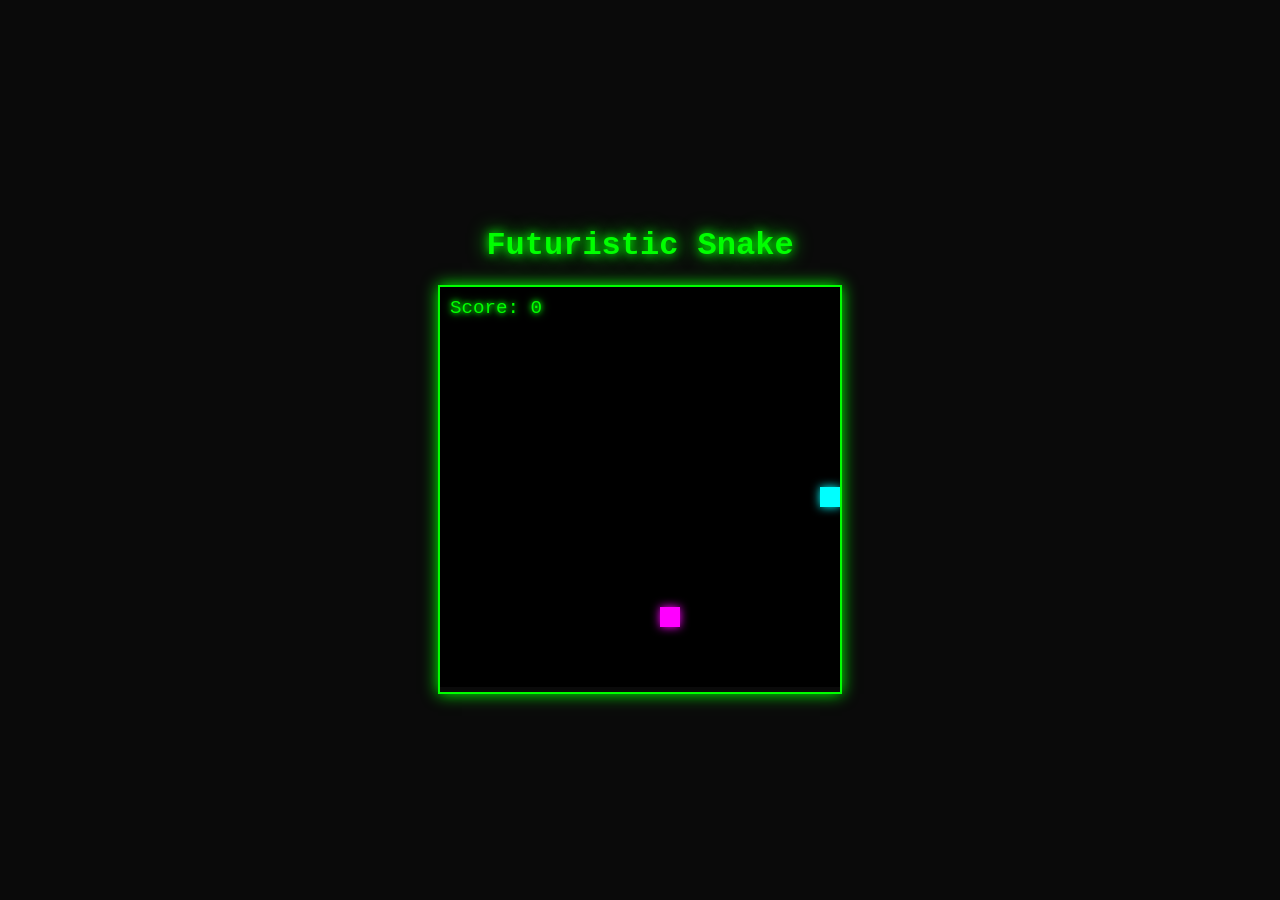
<file: snake/index.html>
<!DOCTYPE html>
<html lang="en">
<head>
    <meta charset="UTF-8">
    <meta name="viewport" content="width=device-width, initial-scale=1.0">
    <title>Futuristic Snake</title>
    <link rel="stylesheet" href="style.css">
</head>
<body>
    <h1>Futuristic Snake</h1>
    <div class="game-container">
        <canvas id="gameCanvas" width="400" height="400"></canvas>
        <div id="score">Score: 0</div>
    </div>
    <div id="gameOver" class="hidden">
        <h2>Game Over</h2>
        <p>Your score: <span id="finalScore"></span></p>
        <button id="restartButton">Restart</button>
    </div>
    <script src="script.js"></script>
</body>
</html>
</file>
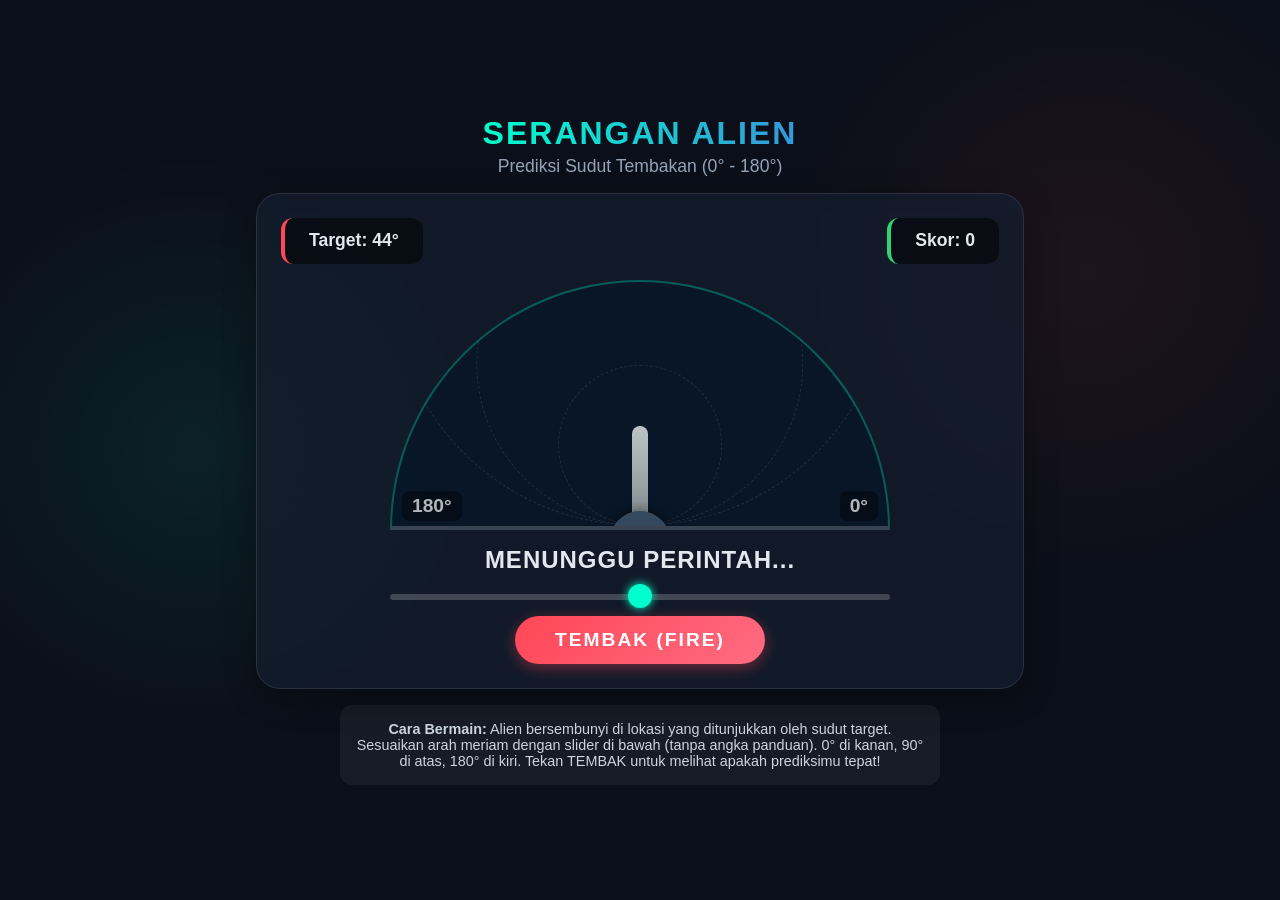
<file: sudut-v2/index.html>
<!DOCTYPE html>
<html lang="id">
<head>
    <meta charset="UTF-8">
    <meta name="viewport" content="width=device-width, initial-scale=1.0">
    <title>Prediksi Sudut: Serangan Alien</title>
    <style>
        :root {
            --bg-color: #0b0f19;
            --panel-bg: rgba(20, 30, 48, 0.7);
            --text-color: #e2e8f0;
            --accent-color: #00ffcc;
            --accent-hover: #00ccaa;
            --danger: #ff4757;
            --success: #2ed573;
        }

        * {
            box-sizing: border-box;
            margin: 0;
            padding: 0;
            font-family: 'Inter', 'Segoe UI', sans-serif;
        }

        body {
            background-color: var(--bg-color);
            background-image: 
                radial-gradient(circle at 15% 50%, rgba(0, 255, 204, 0.08), transparent 25%),
                radial-gradient(circle at 85% 30%, rgba(255, 71, 87, 0.08), transparent 25%);
            color: var(--text-color);
            min-height: 100vh;
            display: flex;
            flex-direction: column;
            align-items: center;
            justify-content: center;
            overflow-x: hidden;
            overflow-y: auto;
            padding: 1rem 0;
        }

        .container {
            width: 100%;
            max-width: 800px;
            padding: 1rem;
            display: flex;
            flex-direction: column;
            align-items: center;
            gap: 1rem;
        }

        header {
            text-align: center;
        }

        h1 {
            font-size: 2rem;
            margin-bottom: 0.2rem;
            background: linear-gradient(90deg, #00ffcc, #3498db);
            -webkit-background-clip: text;
            -webkit-text-fill-color: transparent;
            text-transform: uppercase;
            letter-spacing: 2px;
        }

        p.subtitle {
            color: #94a3b8;
            font-size: 1.1rem;
        }

        .game-panel {
            background: var(--panel-bg);
            border-radius: 24px;
            padding: 1.5rem;
            width: 100%;
            box-shadow: 0 8px 32px rgba(0, 0, 0, 0.3);
            border: 1px solid rgba(255, 255, 255, 0.1);
            backdrop-filter: blur(10px);
            display: flex;
            flex-direction: column;
            align-items: center;
        }

        .hud {
            display: flex;
            justify-content: space-between;
            width: 100%;
            margin-bottom: 1rem;
            font-size: 1.1rem;
            font-weight: bold;
        }

        .target-info {
            background: rgba(0, 0, 0, 0.5);
            padding: 0.8rem 1.5rem;
            border-radius: 12px;
            border-left: 4px solid var(--danger);
            display: flex;
            align-items: center;
            gap: 10px;
        }

        .score-info {
            background: rgba(0, 0, 0, 0.5);
            padding: 0.8rem 1.5rem;
            border-radius: 12px;
            border-left: 4px solid var(--success);
        }

        .radar-container {
            position: relative;
            width: 500px;
            height: 250px; /* Semi-circle */
            background: rgba(0, 20, 40, 0.5);
            border-top-left-radius: 250px;
            border-top-right-radius: 250px;
            border: 2px solid rgba(0, 255, 204, 0.3);
            border-bottom: 4px solid rgba(255, 255, 255, 0.2);
            overflow: hidden;
            margin-bottom: 1rem;
        }

        /* Radar Grid */
        .radar-grid {
            position: absolute;
            bottom: 0;
            left: 50%;
            width: 100%;
            height: 200%;
            transform: translateX(-50%);
            border-radius: 50%;
            border: 1px dashed rgba(255, 255, 255, 0.1);
        }

        .radar-grid:nth-child(2) { width: 66%; height: 133%; }
        .radar-grid:nth-child(3) { width: 33%; height: 66%; }

        .angle-legend {
            position: absolute;
            bottom: 5px;
            font-size: 1.2rem;
            font-weight: bold;
            color: rgba(255, 255, 255, 0.7);
            z-index: 15;
            background: rgba(0, 0, 0, 0.4);
            padding: 4px 10px;
            border-radius: 8px;
            backdrop-filter: blur(4px);
        }
        .legend-0 { right: 10px; }
        .legend-180 { left: 10px; }

        .cannon-base {
            position: absolute;
            bottom: -15px;
            left: 50%;
            transform: translateX(-50%);
            width: 60px;
            height: 30px;
            background: #34495e;
            border-top-left-radius: 30px;
            border-top-right-radius: 30px;
            z-index: 10;
            box-shadow: 0 0 15px rgba(0,0,0,0.5);
        }

        .cannon-barrel {
            position: absolute;
            bottom: 0;
            left: 50%;
            width: 16px;
            height: 100px;
            background: linear-gradient(to top, #7f8c8d, #bdc3c7);
            transform-origin: bottom center;
            transform: translateX(-50%) rotate(0deg);
            transition: transform 0.1s linear;
            border-radius: 8px;
            z-index: 9;
        }

        .laser {
            position: absolute;
            bottom: 0;
            left: 50%;
            width: 4px;
            height: 0;
            background: var(--accent-color);
            box-shadow: 0 0 10px var(--accent-color), 0 0 20px var(--accent-color);
            transform-origin: bottom center;
            transform: translateX(-50%) rotate(0deg);
            z-index: 8;
            opacity: 0;
            transition: height 0.2s ease-out, opacity 0.2s;
        }

        .alien {
            position: absolute;
            font-size: 2.5rem;
            transform: translate(-50%, 50%);
            z-index: 5;
            opacity: 0;
            transition: opacity 0.3s, transform 0.3s cubic-bezier(0.175, 0.885, 0.32, 1.275);
            text-shadow: 0 0 20px rgba(255, 71, 87, 0.8);
            filter: drop-shadow(0 0 10px rgba(255, 0, 0, 0.5));
        }

        .alien.show {
            opacity: 1;
            transform: translate(-50%, 50%) scale(1.2);
        }

        .explosion {
            position: absolute;
            font-size: 3rem;
            transform: translate(-50%, 50%);
            z-index: 6;
            opacity: 0;
            pointer-events: none;
        }

        .explosion.show {
            animation: explode 0.5s ease-out forwards;
        }

        @keyframes explode {
            0% { opacity: 1; transform: translate(-50%, 50%) scale(0.5); }
            50% { opacity: 1; transform: translate(-50%, 50%) scale(1.5); }
            100% { opacity: 0; transform: translate(-50%, 50%) scale(2); }
        }

        .controls {
            width: 100%;
            display: flex;
            flex-direction: column;
            align-items: center;
            gap: 1rem;
        }

        /* Slider */
        input[type=range] {
            -webkit-appearance: none;
            width: 100%;
            max-width: 500px;
            background: transparent;
        }

        input[type=range]::-webkit-slider-thumb {
            -webkit-appearance: none;
            height: 24px;
            width: 24px;
            border-radius: 50%;
            background: var(--accent-color);
            cursor: pointer;
            margin-top: -10px;
            box-shadow: 0 0 10px var(--accent-color);
        }

        input[type=range]::-webkit-slider-runnable-track {
            width: 100%;
            height: 6px;
            cursor: pointer;
            background: rgba(255, 255, 255, 0.2);
            border-radius: 3px;
        }

        input[type=range]:focus {
            outline: none;
        }

        .btn-fire {
            background: linear-gradient(135deg, #ff4757, #ff6b81);
            color: white;
            border: none;
            padding: 0.8rem 2.5rem;
            font-size: 1.2rem;
            font-weight: bold;
            border-radius: 50px;
            cursor: pointer;
            text-transform: uppercase;
            letter-spacing: 2px;
            box-shadow: 0 4px 15px rgba(255, 71, 87, 0.4);
            transition: transform 0.1s, box-shadow 0.1s;
        }

        .btn-fire:active {
            transform: scale(0.95);
            box-shadow: 0 2px 10px rgba(255, 71, 87, 0.4);
        }

        .btn-fire:disabled {
            background: #7f8c8d;
            box-shadow: none;
            cursor: not-allowed;
            transform: none;
        }

        .feedback {
            font-size: 1.5rem;
            font-weight: bold;
            min-height: 2rem;
            text-align: center;
            text-transform: uppercase;
            letter-spacing: 1px;
        }

        .success { color: var(--success); text-shadow: 0 0 10px rgba(46, 213, 115, 0.5); }
        .danger { color: var(--danger); text-shadow: 0 0 10px rgba(255, 71, 87, 0.5); }

        .instructions {
            background: rgba(255, 255, 255, 0.05);
            padding: 1rem;
            border-radius: 12px;
            font-size: 0.9rem;
            color: #cbd5e1;
            text-align: center;
            max-width: 600px;
        }

    </style>
</head>
<body>

    <div class="container">
        <header>
            <h1>Serangan Alien</h1>
            <p class="subtitle">Prediksi Sudut Tembakan (0° - 180°)</p>
        </header>

        <div class="game-panel">
            <div class="hud">
                <div class="target-info">
                    <span id="targetAngleText">Target: ???°</span>
                </div>
                <div class="score-info">
                    Skor: <span id="scoreText">0</span>
                </div>
            </div>

            <div class="radar-container" id="radar">
                <div class="radar-grid"></div>
                <div class="radar-grid"></div>
                <div class="radar-grid"></div>
                
                <!-- Legends -->
                <div class="angle-legend legend-0">0&deg;</div>
                <div class="angle-legend legend-180">180&deg;</div>
                
                <!-- Alien -->
                <div class="alien" id="alien">👾</div>
                <div class="explosion" id="explosion">💥</div>

                <!-- Cannon -->
                <div class="cannon-base"></div>
                <div class="cannon-barrel" id="cannonBarrel"></div>
                <div class="laser" id="laser"></div>
            </div>

            <div class="controls">
                <div class="feedback" id="feedback">Siap menembak!</div>
                
                <!-- Slider without values -->
                <input type="range" id="angleSlider" min="0" max="180" value="90">
                
                <button class="btn-fire" id="fireBtn">Tembak (FIRE)</button>
            </div>
        </div>

        <div class="instructions">
            <strong>Cara Bermain:</strong> Alien bersembunyi di lokasi yang ditunjukkan oleh sudut target. Sesuaikan arah meriam dengan slider di bawah (tanpa angka panduan). 0° di kanan, 90° di atas, 180° di kiri. Tekan TEMBAK untuk melihat apakah prediksimu tepat!
        </div>
    </div>

    <script>
        const targetAngleText = document.getElementById('targetAngleText');
        const scoreText = document.getElementById('scoreText');
        const cannonBarrel = document.getElementById('cannonBarrel');
        const laser = document.getElementById('laser');
        const angleSlider = document.getElementById('angleSlider');
        const fireBtn = document.getElementById('fireBtn');
        const alien = document.getElementById('alien');
        const explosion = document.getElementById('explosion');
        const feedback = document.getElementById('feedback');
        const radar = document.getElementById('radar');

        let currentTargetAngle = 0;
        let score = 0;
        let isFiring = false;
        const TOLERANCE = 5; // Allowable error in degrees
        const RADIUS = 200; // Distance of alien from center bottom

        // Aliens emoji list
        const aliens = ['👾', '👽', '🛸', '☄️'];

        function initRound() {
            // Generate random angle between 10 and 170 to avoid extreme edges
            currentTargetAngle = Math.floor(Math.random() * 161) + 10;
            targetAngleText.textContent = `Target: ${currentTargetAngle}°`;
            
            // Hide alien
            alien.classList.remove('show');
            alien.style.opacity = '';
            
            // Reset feedback
            feedback.textContent = "Menunggu perintah...";
            feedback.className = "feedback";
            
            // Pick random alien icon
            alien.textContent = aliens[Math.floor(Math.random() * aliens.length)];
            
            isFiring = false;
            fireBtn.disabled = false;
        }

        // Convert angle (0 right, 180 left) to CSS rotation (0 up, 90 right, -90 left)
        function getCSSRotation(angle) {
            // Slider 0 is right (which means +90deg in CSS from top)
            // Slider 90 is top (which means 0deg in CSS)
            // Slider 180 is left (which means -90deg in CSS)
            return 90 - angle;
        }

        // Update cannon visual on slider move
        angleSlider.addEventListener('input', (e) => {
            if (isFiring) return;
            const val = e.target.value;
            cannonBarrel.style.transform = `translateX(-50%) rotate(${getCSSRotation(val)}deg)`;
        });

        function calculatePosition(angleDeg) {
            // Angle 0 is positive X (right), Angle 90 is negative Y (up in standard coords, but radar is relative)
            // Center is at bottom 50%.
            const rad = angleDeg * (Math.PI / 180);
            const x = Math.cos(rad) * RADIUS;
            const y = Math.sin(rad) * RADIUS; // positive y is up in math, but in CSS we use bottom
            return { x, y };
        }

        function setElementPosition(el, x, y) {
            // x is relative to center 0. y is relative to bottom 0.
            el.style.left = `calc(50% + ${x}px)`;
            el.style.bottom = `${y}px`;
        }

        fireBtn.addEventListener('click', () => {
            if (isFiring) return;
            isFiring = true;
            fireBtn.disabled = true;

            const playerAngle = parseInt(angleSlider.value);
            const diff = Math.abs(playerAngle - currentTargetAngle);
            const hit = diff <= TOLERANCE;

            // Position alien physically
            const alienPos = calculatePosition(currentTargetAngle);
            setElementPosition(alien, alienPos.x, alienPos.y);
            setElementPosition(explosion, alienPos.x, alienPos.y);

            // Animate laser
            laser.style.transform = `translateX(-50%) rotate(${getCSSRotation(playerAngle)}deg)`;
            laser.style.height = `${RADIUS + 20}px`;
            laser.style.opacity = '1';

            // Show alien
            alien.classList.add('show');

            setTimeout(() => {
                // Check hit or miss
                if (hit) {
                    score += 10;
                    scoreText.textContent = score;
                    feedback.textContent = `Tepat Sasaran! (Prediksi: ${playerAngle}°, Target: ${currentTargetAngle}°)`;
                    feedback.className = "feedback success";
                    
                    // Explosion effect
                    alien.style.opacity = '0';
                    explosion.classList.add('show');
                    
                } else {
                    feedback.textContent = `Meleset! (Prediksi: ${playerAngle}°, Target: ${currentTargetAngle}°)`;
                    feedback.className = "feedback danger";
                    alien.textContent = '😜'; // Alien mocks the player for missing
                }

                // Hide laser
                laser.style.opacity = '0';
                laser.style.height = '0';

                // Next round
                setTimeout(() => {
                    explosion.classList.remove('show');
                    initRound();
                }, 3500);

            }, 300); // Wait for laser animation
        });

        // Initialize first round
        initRound();
        
        // Initial cannon position
        cannonBarrel.style.transform = `translateX(-50%) rotate(${getCSSRotation(angleSlider.value)}deg)`;

        // Keyboard Controls
        document.addEventListener('keydown', (e) => {
            if (isFiring) return;
            
            // Prevent default scrolling for Space and Arrows
            if (['Space', 'ArrowLeft', 'ArrowRight', ' '].includes(e.key)) {
                if(e.target !== angleSlider) {
                    e.preventDefault();
                }
            }

            if (e.key === 'ArrowLeft') {
                angleSlider.value = Math.max(0, parseInt(angleSlider.value) - 1);
                cannonBarrel.style.transform = `translateX(-50%) rotate(${getCSSRotation(angleSlider.value)}deg)`;
            } else if (e.key === 'ArrowRight') {
                angleSlider.value = Math.min(180, parseInt(angleSlider.value) + 1);
                cannonBarrel.style.transform = `translateX(-50%) rotate(${getCSSRotation(angleSlider.value)}deg)`;
            } else if (e.key === 'Enter' || e.key === ' ') {
                e.preventDefault();
                fireBtn.click();
            }
        });

    </script>
</body>
</html>
</file>
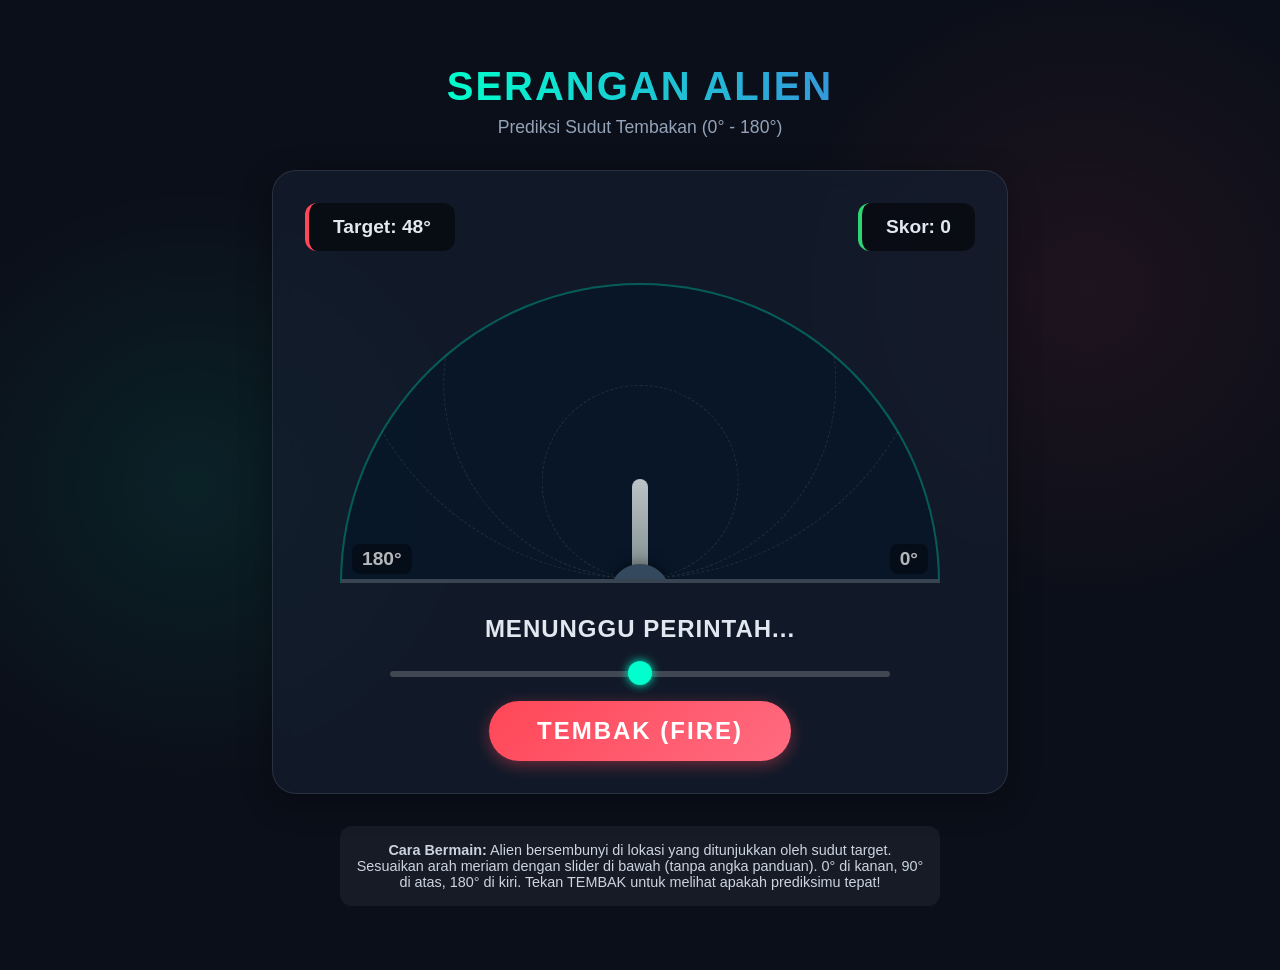
<file: sudut-v2/index - Copy (2).html>
<!DOCTYPE html>
<html lang="id">
<head>
    <meta charset="UTF-8">
    <meta name="viewport" content="width=device-width, initial-scale=1.0">
    <title>Prediksi Sudut: Serangan Alien</title>
    <style>
        :root {
            --bg-color: #0b0f19;
            --panel-bg: rgba(20, 30, 48, 0.7);
            --text-color: #e2e8f0;
            --accent-color: #00ffcc;
            --accent-hover: #00ccaa;
            --danger: #ff4757;
            --success: #2ed573;
        }

        * {
            box-sizing: border-box;
            margin: 0;
            padding: 0;
            font-family: 'Inter', 'Segoe UI', sans-serif;
        }

        body {
            background-color: var(--bg-color);
            background-image: 
                radial-gradient(circle at 15% 50%, rgba(0, 255, 204, 0.08), transparent 25%),
                radial-gradient(circle at 85% 30%, rgba(255, 71, 87, 0.08), transparent 25%);
            color: var(--text-color);
            min-height: 100vh;
            display: flex;
            flex-direction: column;
            align-items: center;
            justify-content: center;
            overflow-x: hidden;
            overflow-y: auto;
            padding: 2rem 0;
        }

        .container {
            width: 100%;
            max-width: 800px;
            padding: 2rem;
            display: flex;
            flex-direction: column;
            align-items: center;
            gap: 2rem;
        }

        header {
            text-align: center;
        }

        h1 {
            font-size: 2.5rem;
            margin-bottom: 0.5rem;
            background: linear-gradient(90deg, #00ffcc, #3498db);
            -webkit-background-clip: text;
            -webkit-text-fill-color: transparent;
            text-transform: uppercase;
            letter-spacing: 2px;
        }

        p.subtitle {
            color: #94a3b8;
            font-size: 1.1rem;
        }

        .game-panel {
            background: var(--panel-bg);
            border-radius: 24px;
            padding: 2rem;
            width: 100%;
            box-shadow: 0 8px 32px rgba(0, 0, 0, 0.3);
            border: 1px solid rgba(255, 255, 255, 0.1);
            backdrop-filter: blur(10px);
            display: flex;
            flex-direction: column;
            align-items: center;
        }

        .hud {
            display: flex;
            justify-content: space-between;
            width: 100%;
            margin-bottom: 2rem;
            font-size: 1.2rem;
            font-weight: bold;
        }

        .target-info {
            background: rgba(0, 0, 0, 0.5);
            padding: 0.8rem 1.5rem;
            border-radius: 12px;
            border-left: 4px solid var(--danger);
            display: flex;
            align-items: center;
            gap: 10px;
        }

        .score-info {
            background: rgba(0, 0, 0, 0.5);
            padding: 0.8rem 1.5rem;
            border-radius: 12px;
            border-left: 4px solid var(--success);
        }

        .radar-container {
            position: relative;
            width: 600px;
            height: 300px; /* Semi-circle */
            background: rgba(0, 20, 40, 0.5);
            border-top-left-radius: 300px;
            border-top-right-radius: 300px;
            border: 2px solid rgba(0, 255, 204, 0.3);
            border-bottom: 4px solid rgba(255, 255, 255, 0.2);
            overflow: hidden;
            margin-bottom: 2rem;
        }

        /* Radar Grid */
        .radar-grid {
            position: absolute;
            bottom: 0;
            left: 50%;
            width: 100%;
            height: 200%;
            transform: translateX(-50%);
            border-radius: 50%;
            border: 1px dashed rgba(255, 255, 255, 0.1);
        }

        .radar-grid:nth-child(2) { width: 66%; height: 133%; }
        .radar-grid:nth-child(3) { width: 33%; height: 66%; }

        .angle-legend {
            position: absolute;
            bottom: 5px;
            font-size: 1.2rem;
            font-weight: bold;
            color: rgba(255, 255, 255, 0.7);
            z-index: 15;
            background: rgba(0, 0, 0, 0.4);
            padding: 4px 10px;
            border-radius: 8px;
            backdrop-filter: blur(4px);
        }
        .legend-0 { right: 10px; }
        .legend-180 { left: 10px; }

        .cannon-base {
            position: absolute;
            bottom: -15px;
            left: 50%;
            transform: translateX(-50%);
            width: 60px;
            height: 30px;
            background: #34495e;
            border-top-left-radius: 30px;
            border-top-right-radius: 30px;
            z-index: 10;
            box-shadow: 0 0 15px rgba(0,0,0,0.5);
        }

        .cannon-barrel {
            position: absolute;
            bottom: 0;
            left: 50%;
            width: 16px;
            height: 100px;
            background: linear-gradient(to top, #7f8c8d, #bdc3c7);
            transform-origin: bottom center;
            transform: translateX(-50%) rotate(0deg);
            transition: transform 0.1s linear;
            border-radius: 8px;
            z-index: 9;
        }

        .laser {
            position: absolute;
            bottom: 0;
            left: 50%;
            width: 4px;
            height: 0;
            background: var(--accent-color);
            box-shadow: 0 0 10px var(--accent-color), 0 0 20px var(--accent-color);
            transform-origin: bottom center;
            transform: translateX(-50%) rotate(0deg);
            z-index: 8;
            opacity: 0;
            transition: height 0.2s ease-out, opacity 0.2s;
        }

        .alien {
            position: absolute;
            font-size: 2.5rem;
            transform: translate(-50%, 50%);
            z-index: 5;
            opacity: 0;
            transition: opacity 0.3s, transform 0.3s cubic-bezier(0.175, 0.885, 0.32, 1.275);
            text-shadow: 0 0 20px rgba(255, 71, 87, 0.8);
            filter: drop-shadow(0 0 10px rgba(255, 0, 0, 0.5));
        }

        .alien.show {
            opacity: 1;
            transform: translate(-50%, 50%) scale(1.2);
        }

        .explosion {
            position: absolute;
            font-size: 3rem;
            transform: translate(-50%, 50%);
            z-index: 6;
            opacity: 0;
            pointer-events: none;
        }

        .explosion.show {
            animation: explode 0.5s ease-out forwards;
        }

        @keyframes explode {
            0% { opacity: 1; transform: translate(-50%, 50%) scale(0.5); }
            50% { opacity: 1; transform: translate(-50%, 50%) scale(1.5); }
            100% { opacity: 0; transform: translate(-50%, 50%) scale(2); }
        }

        .controls {
            width: 100%;
            display: flex;
            flex-direction: column;
            align-items: center;
            gap: 1.5rem;
        }

        /* Slider */
        input[type=range] {
            -webkit-appearance: none;
            width: 100%;
            max-width: 500px;
            background: transparent;
        }

        input[type=range]::-webkit-slider-thumb {
            -webkit-appearance: none;
            height: 24px;
            width: 24px;
            border-radius: 50%;
            background: var(--accent-color);
            cursor: pointer;
            margin-top: -10px;
            box-shadow: 0 0 10px var(--accent-color);
        }

        input[type=range]::-webkit-slider-runnable-track {
            width: 100%;
            height: 6px;
            cursor: pointer;
            background: rgba(255, 255, 255, 0.2);
            border-radius: 3px;
        }

        input[type=range]:focus {
            outline: none;
        }

        .btn-fire {
            background: linear-gradient(135deg, #ff4757, #ff6b81);
            color: white;
            border: none;
            padding: 1rem 3rem;
            font-size: 1.5rem;
            font-weight: bold;
            border-radius: 50px;
            cursor: pointer;
            text-transform: uppercase;
            letter-spacing: 2px;
            box-shadow: 0 4px 15px rgba(255, 71, 87, 0.4);
            transition: transform 0.1s, box-shadow 0.1s;
        }

        .btn-fire:active {
            transform: scale(0.95);
            box-shadow: 0 2px 10px rgba(255, 71, 87, 0.4);
        }

        .btn-fire:disabled {
            background: #7f8c8d;
            box-shadow: none;
            cursor: not-allowed;
            transform: none;
        }

        .feedback {
            font-size: 1.5rem;
            font-weight: bold;
            min-height: 2rem;
            text-align: center;
            text-transform: uppercase;
            letter-spacing: 1px;
        }

        .success { color: var(--success); text-shadow: 0 0 10px rgba(46, 213, 115, 0.5); }
        .danger { color: var(--danger); text-shadow: 0 0 10px rgba(255, 71, 87, 0.5); }

        .instructions {
            background: rgba(255, 255, 255, 0.05);
            padding: 1rem;
            border-radius: 12px;
            font-size: 0.9rem;
            color: #cbd5e1;
            text-align: center;
            max-width: 600px;
        }

    </style>
</head>
<body>

    <div class="container">
        <header>
            <h1>Serangan Alien</h1>
            <p class="subtitle">Prediksi Sudut Tembakan (0° - 180°)</p>
        </header>

        <div class="game-panel">
            <div class="hud">
                <div class="target-info">
                    <span id="targetAngleText">Target: ???°</span>
                </div>
                <div class="score-info">
                    Skor: <span id="scoreText">0</span>
                </div>
            </div>

            <div class="radar-container" id="radar">
                <div class="radar-grid"></div>
                <div class="radar-grid"></div>
                <div class="radar-grid"></div>
                
                <!-- Legends -->
                <div class="angle-legend legend-0">0&deg;</div>
                <div class="angle-legend legend-180">180&deg;</div>
                
                <!-- Alien -->
                <div class="alien" id="alien">👾</div>
                <div class="explosion" id="explosion">💥</div>

                <!-- Cannon -->
                <div class="cannon-base"></div>
                <div class="cannon-barrel" id="cannonBarrel"></div>
                <div class="laser" id="laser"></div>
            </div>

            <div class="controls">
                <div class="feedback" id="feedback">Siap menembak!</div>
                
                <!-- Slider without values -->
                <input type="range" id="angleSlider" min="0" max="180" value="90">
                
                <button class="btn-fire" id="fireBtn">Tembak (FIRE)</button>
            </div>
        </div>

        <div class="instructions">
            <strong>Cara Bermain:</strong> Alien bersembunyi di lokasi yang ditunjukkan oleh sudut target. Sesuaikan arah meriam dengan slider di bawah (tanpa angka panduan). 0° di kanan, 90° di atas, 180° di kiri. Tekan TEMBAK untuk melihat apakah prediksimu tepat!
        </div>
    </div>

    <script>
        const targetAngleText = document.getElementById('targetAngleText');
        const scoreText = document.getElementById('scoreText');
        const cannonBarrel = document.getElementById('cannonBarrel');
        const laser = document.getElementById('laser');
        const angleSlider = document.getElementById('angleSlider');
        const fireBtn = document.getElementById('fireBtn');
        const alien = document.getElementById('alien');
        const explosion = document.getElementById('explosion');
        const feedback = document.getElementById('feedback');
        const radar = document.getElementById('radar');

        let currentTargetAngle = 0;
        let score = 0;
        let isFiring = false;
        const TOLERANCE = 5; // Allowable error in degrees
        const RADIUS = 250; // Distance of alien from center bottom

        // Aliens emoji list
        const aliens = ['👾', '👽', '🛸', '☄️'];

        function initRound() {
            // Generate random angle between 10 and 170 to avoid extreme edges
            currentTargetAngle = Math.floor(Math.random() * 161) + 10;
            targetAngleText.textContent = `Target: ${currentTargetAngle}°`;
            
            // Hide alien
            alien.classList.remove('show');
            alien.style.opacity = '0';
            
            // Reset feedback
            feedback.textContent = "Menunggu perintah...";
            feedback.className = "feedback";
            
            // Pick random alien icon
            alien.textContent = aliens[Math.floor(Math.random() * aliens.length)];
            
            isFiring = false;
            fireBtn.disabled = false;
        }

        // Convert angle (0 right, 180 left) to CSS rotation (0 up, 90 right, -90 left)
        function getCSSRotation(angle) {
            // Slider 0 is right (which means +90deg in CSS from top)
            // Slider 90 is top (which means 0deg in CSS)
            // Slider 180 is left (which means -90deg in CSS)
            return 90 - angle;
        }

        // Update cannon visual on slider move
        angleSlider.addEventListener('input', (e) => {
            if (isFiring) return;
            const val = e.target.value;
            cannonBarrel.style.transform = `translateX(-50%) rotate(${getCSSRotation(val)}deg)`;
        });

        function calculatePosition(angleDeg) {
            // Angle 0 is positive X (right), Angle 90 is negative Y (up in standard coords, but radar is relative)
            // Center is at bottom 50%.
            const rad = angleDeg * (Math.PI / 180);
            const x = Math.cos(rad) * RADIUS;
            const y = Math.sin(rad) * RADIUS; // positive y is up in math, but in CSS we use bottom
            return { x, y };
        }

        function setElementPosition(el, x, y) {
            // x is relative to center 0. y is relative to bottom 0.
            el.style.left = `calc(50% + ${x}px)`;
            el.style.bottom = `${y}px`;
        }

        fireBtn.addEventListener('click', () => {
            if (isFiring) return;
            isFiring = true;
            fireBtn.disabled = true;

            const playerAngle = parseInt(angleSlider.value);
            const diff = Math.abs(playerAngle - currentTargetAngle);
            const hit = diff <= TOLERANCE;

            // Position alien physically
            const alienPos = calculatePosition(currentTargetAngle);
            setElementPosition(alien, alienPos.x, alienPos.y);
            setElementPosition(explosion, alienPos.x, alienPos.y);

            // Animate laser
            laser.style.transform = `translateX(-50%) rotate(${getCSSRotation(playerAngle)}deg)`;
            laser.style.height = `${RADIUS + 20}px`;
            laser.style.opacity = '1';

            // Show alien
            alien.classList.add('show');

            setTimeout(() => {
                // Check hit or miss
                if (hit) {
                    score += 10;
                    scoreText.textContent = score;
                    feedback.textContent = `Tepat Sasaran! (Prediksi: ${playerAngle}°, Target: ${currentTargetAngle}°)`;
                    feedback.className = "feedback success";
                    
                    // Explosion effect
                    alien.style.opacity = '0';
                    explosion.classList.add('show');
                    
                } else {
                    feedback.textContent = `Meleset! (Prediksi: ${playerAngle}°, Target: ${currentTargetAngle}°)`;
                    feedback.className = "feedback danger";
                }

                // Hide laser
                laser.style.opacity = '0';
                laser.style.height = '0';

                // Next round
                setTimeout(() => {
                    explosion.classList.remove('show');
                    initRound();
                }, 3500);

            }, 300); // Wait for laser animation
        });

        // Initialize first round
        initRound();
        
        // Initial cannon position
        cannonBarrel.style.transform = `translateX(-50%) rotate(${getCSSRotation(angleSlider.value)}deg)`;

    </script>
</body>
</html>
</file>
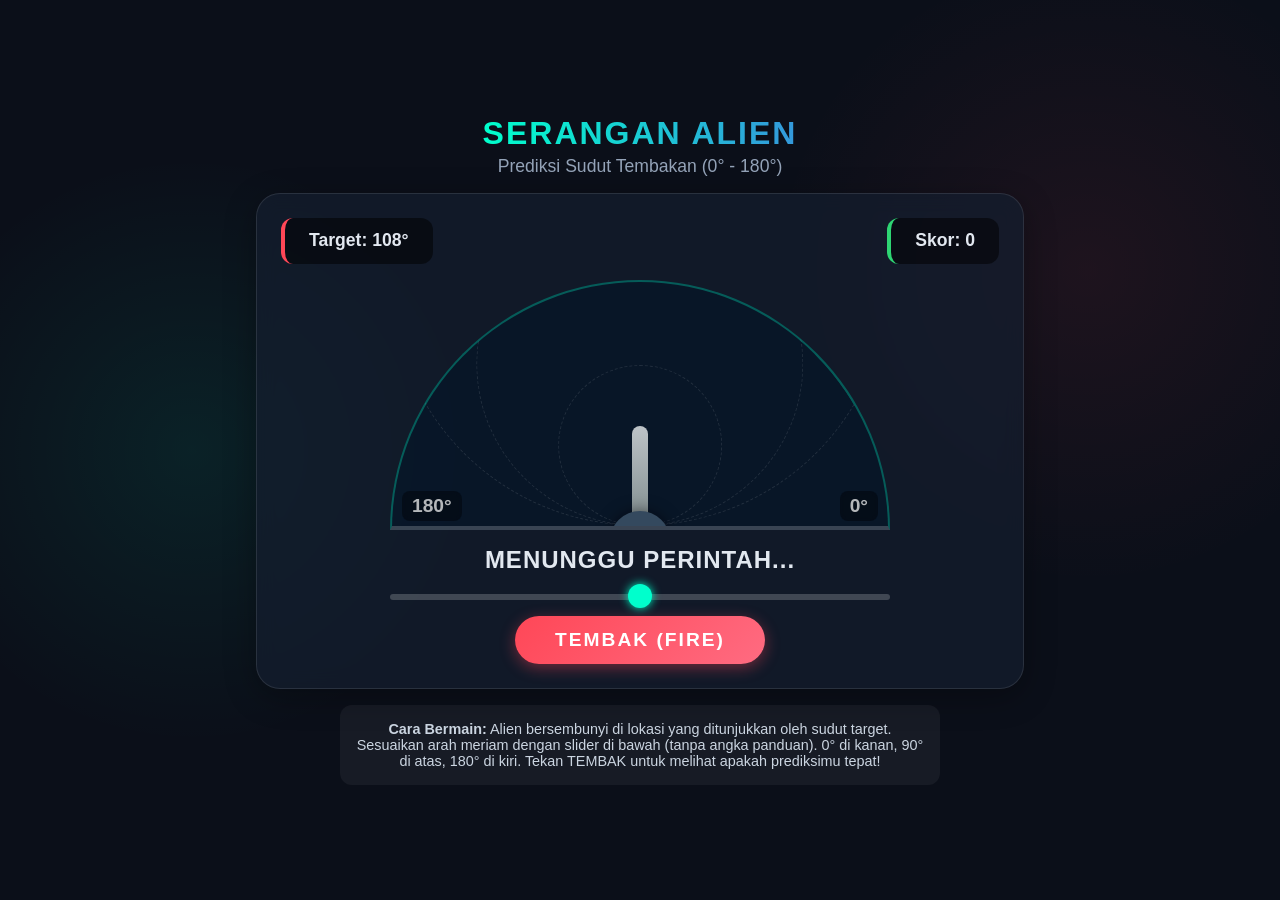
<file: sudut-v2/index - Copy (3).html>
<!DOCTYPE html>
<html lang="id">
<head>
    <meta charset="UTF-8">
    <meta name="viewport" content="width=device-width, initial-scale=1.0">
    <title>Prediksi Sudut: Serangan Alien</title>
    <style>
        :root {
            --bg-color: #0b0f19;
            --panel-bg: rgba(20, 30, 48, 0.7);
            --text-color: #e2e8f0;
            --accent-color: #00ffcc;
            --accent-hover: #00ccaa;
            --danger: #ff4757;
            --success: #2ed573;
        }

        * {
            box-sizing: border-box;
            margin: 0;
            padding: 0;
            font-family: 'Inter', 'Segoe UI', sans-serif;
        }

        body {
            background-color: var(--bg-color);
            background-image: 
                radial-gradient(circle at 15% 50%, rgba(0, 255, 204, 0.08), transparent 25%),
                radial-gradient(circle at 85% 30%, rgba(255, 71, 87, 0.08), transparent 25%);
            color: var(--text-color);
            min-height: 100vh;
            display: flex;
            flex-direction: column;
            align-items: center;
            justify-content: center;
            overflow-x: hidden;
            overflow-y: auto;
            padding: 1rem 0;
        }

        .container {
            width: 100%;
            max-width: 800px;
            padding: 1rem;
            display: flex;
            flex-direction: column;
            align-items: center;
            gap: 1rem;
        }

        header {
            text-align: center;
        }

        h1 {
            font-size: 2rem;
            margin-bottom: 0.2rem;
            background: linear-gradient(90deg, #00ffcc, #3498db);
            -webkit-background-clip: text;
            -webkit-text-fill-color: transparent;
            text-transform: uppercase;
            letter-spacing: 2px;
        }

        p.subtitle {
            color: #94a3b8;
            font-size: 1.1rem;
        }

        .game-panel {
            background: var(--panel-bg);
            border-radius: 24px;
            padding: 1.5rem;
            width: 100%;
            box-shadow: 0 8px 32px rgba(0, 0, 0, 0.3);
            border: 1px solid rgba(255, 255, 255, 0.1);
            backdrop-filter: blur(10px);
            display: flex;
            flex-direction: column;
            align-items: center;
        }

        .hud {
            display: flex;
            justify-content: space-between;
            width: 100%;
            margin-bottom: 1rem;
            font-size: 1.1rem;
            font-weight: bold;
        }

        .target-info {
            background: rgba(0, 0, 0, 0.5);
            padding: 0.8rem 1.5rem;
            border-radius: 12px;
            border-left: 4px solid var(--danger);
            display: flex;
            align-items: center;
            gap: 10px;
        }

        .score-info {
            background: rgba(0, 0, 0, 0.5);
            padding: 0.8rem 1.5rem;
            border-radius: 12px;
            border-left: 4px solid var(--success);
        }

        .radar-container {
            position: relative;
            width: 500px;
            height: 250px; /* Semi-circle */
            background: rgba(0, 20, 40, 0.5);
            border-top-left-radius: 250px;
            border-top-right-radius: 250px;
            border: 2px solid rgba(0, 255, 204, 0.3);
            border-bottom: 4px solid rgba(255, 255, 255, 0.2);
            overflow: hidden;
            margin-bottom: 1rem;
        }

        /* Radar Grid */
        .radar-grid {
            position: absolute;
            bottom: 0;
            left: 50%;
            width: 100%;
            height: 200%;
            transform: translateX(-50%);
            border-radius: 50%;
            border: 1px dashed rgba(255, 255, 255, 0.1);
        }

        .radar-grid:nth-child(2) { width: 66%; height: 133%; }
        .radar-grid:nth-child(3) { width: 33%; height: 66%; }

        .angle-legend {
            position: absolute;
            bottom: 5px;
            font-size: 1.2rem;
            font-weight: bold;
            color: rgba(255, 255, 255, 0.7);
            z-index: 15;
            background: rgba(0, 0, 0, 0.4);
            padding: 4px 10px;
            border-radius: 8px;
            backdrop-filter: blur(4px);
        }
        .legend-0 { right: 10px; }
        .legend-180 { left: 10px; }

        .cannon-base {
            position: absolute;
            bottom: -15px;
            left: 50%;
            transform: translateX(-50%);
            width: 60px;
            height: 30px;
            background: #34495e;
            border-top-left-radius: 30px;
            border-top-right-radius: 30px;
            z-index: 10;
            box-shadow: 0 0 15px rgba(0,0,0,0.5);
        }

        .cannon-barrel {
            position: absolute;
            bottom: 0;
            left: 50%;
            width: 16px;
            height: 100px;
            background: linear-gradient(to top, #7f8c8d, #bdc3c7);
            transform-origin: bottom center;
            transform: translateX(-50%) rotate(0deg);
            transition: transform 0.1s linear;
            border-radius: 8px;
            z-index: 9;
        }

        .laser {
            position: absolute;
            bottom: 0;
            left: 50%;
            width: 4px;
            height: 0;
            background: var(--accent-color);
            box-shadow: 0 0 10px var(--accent-color), 0 0 20px var(--accent-color);
            transform-origin: bottom center;
            transform: translateX(-50%) rotate(0deg);
            z-index: 8;
            opacity: 0;
            transition: height 0.2s ease-out, opacity 0.2s;
        }

        .alien {
            position: absolute;
            font-size: 2.5rem;
            transform: translate(-50%, 50%);
            z-index: 5;
            opacity: 0;
            transition: opacity 0.3s, transform 0.3s cubic-bezier(0.175, 0.885, 0.32, 1.275);
            text-shadow: 0 0 20px rgba(255, 71, 87, 0.8);
            filter: drop-shadow(0 0 10px rgba(255, 0, 0, 0.5));
        }

        .alien.show {
            opacity: 1;
            transform: translate(-50%, 50%) scale(1.2);
        }

        .explosion {
            position: absolute;
            font-size: 3rem;
            transform: translate(-50%, 50%);
            z-index: 6;
            opacity: 0;
            pointer-events: none;
        }

        .explosion.show {
            animation: explode 0.5s ease-out forwards;
        }

        @keyframes explode {
            0% { opacity: 1; transform: translate(-50%, 50%) scale(0.5); }
            50% { opacity: 1; transform: translate(-50%, 50%) scale(1.5); }
            100% { opacity: 0; transform: translate(-50%, 50%) scale(2); }
        }

        .controls {
            width: 100%;
            display: flex;
            flex-direction: column;
            align-items: center;
            gap: 1rem;
        }

        /* Slider */
        input[type=range] {
            -webkit-appearance: none;
            width: 100%;
            max-width: 500px;
            background: transparent;
        }

        input[type=range]::-webkit-slider-thumb {
            -webkit-appearance: none;
            height: 24px;
            width: 24px;
            border-radius: 50%;
            background: var(--accent-color);
            cursor: pointer;
            margin-top: -10px;
            box-shadow: 0 0 10px var(--accent-color);
        }

        input[type=range]::-webkit-slider-runnable-track {
            width: 100%;
            height: 6px;
            cursor: pointer;
            background: rgba(255, 255, 255, 0.2);
            border-radius: 3px;
        }

        input[type=range]:focus {
            outline: none;
        }

        .btn-fire {
            background: linear-gradient(135deg, #ff4757, #ff6b81);
            color: white;
            border: none;
            padding: 0.8rem 2.5rem;
            font-size: 1.2rem;
            font-weight: bold;
            border-radius: 50px;
            cursor: pointer;
            text-transform: uppercase;
            letter-spacing: 2px;
            box-shadow: 0 4px 15px rgba(255, 71, 87, 0.4);
            transition: transform 0.1s, box-shadow 0.1s;
        }

        .btn-fire:active {
            transform: scale(0.95);
            box-shadow: 0 2px 10px rgba(255, 71, 87, 0.4);
        }

        .btn-fire:disabled {
            background: #7f8c8d;
            box-shadow: none;
            cursor: not-allowed;
            transform: none;
        }

        .feedback {
            font-size: 1.5rem;
            font-weight: bold;
            min-height: 2rem;
            text-align: center;
            text-transform: uppercase;
            letter-spacing: 1px;
        }

        .success { color: var(--success); text-shadow: 0 0 10px rgba(46, 213, 115, 0.5); }
        .danger { color: var(--danger); text-shadow: 0 0 10px rgba(255, 71, 87, 0.5); }

        .instructions {
            background: rgba(255, 255, 255, 0.05);
            padding: 1rem;
            border-radius: 12px;
            font-size: 0.9rem;
            color: #cbd5e1;
            text-align: center;
            max-width: 600px;
        }

    </style>
</head>
<body>

    <div class="container">
        <header>
            <h1>Serangan Alien</h1>
            <p class="subtitle">Prediksi Sudut Tembakan (0° - 180°)</p>
        </header>

        <div class="game-panel">
            <div class="hud">
                <div class="target-info">
                    <span id="targetAngleText">Target: ???°</span>
                </div>
                <div class="score-info">
                    Skor: <span id="scoreText">0</span>
                </div>
            </div>

            <div class="radar-container" id="radar">
                <div class="radar-grid"></div>
                <div class="radar-grid"></div>
                <div class="radar-grid"></div>
                
                <!-- Legends -->
                <div class="angle-legend legend-0">0&deg;</div>
                <div class="angle-legend legend-180">180&deg;</div>
                
                <!-- Alien -->
                <div class="alien" id="alien">👾</div>
                <div class="explosion" id="explosion">💥</div>

                <!-- Cannon -->
                <div class="cannon-base"></div>
                <div class="cannon-barrel" id="cannonBarrel"></div>
                <div class="laser" id="laser"></div>
            </div>

            <div class="controls">
                <div class="feedback" id="feedback">Siap menembak!</div>
                
                <!-- Slider without values -->
                <input type="range" id="angleSlider" min="0" max="180" value="90">
                
                <button class="btn-fire" id="fireBtn">Tembak (FIRE)</button>
            </div>
        </div>

        <div class="instructions">
            <strong>Cara Bermain:</strong> Alien bersembunyi di lokasi yang ditunjukkan oleh sudut target. Sesuaikan arah meriam dengan slider di bawah (tanpa angka panduan). 0° di kanan, 90° di atas, 180° di kiri. Tekan TEMBAK untuk melihat apakah prediksimu tepat!
        </div>
    </div>

    <script>
        const targetAngleText = document.getElementById('targetAngleText');
        const scoreText = document.getElementById('scoreText');
        const cannonBarrel = document.getElementById('cannonBarrel');
        const laser = document.getElementById('laser');
        const angleSlider = document.getElementById('angleSlider');
        const fireBtn = document.getElementById('fireBtn');
        const alien = document.getElementById('alien');
        const explosion = document.getElementById('explosion');
        const feedback = document.getElementById('feedback');
        const radar = document.getElementById('radar');

        let currentTargetAngle = 0;
        let score = 0;
        let isFiring = false;
        const TOLERANCE = 5; // Allowable error in degrees
        const RADIUS = 200; // Distance of alien from center bottom

        // Aliens emoji list
        const aliens = ['👾', '👽', '🛸', '☄️'];

        function initRound() {
            // Generate random angle between 10 and 170 to avoid extreme edges
            currentTargetAngle = Math.floor(Math.random() * 161) + 10;
            targetAngleText.textContent = `Target: ${currentTargetAngle}°`;
            
            // Hide alien
            alien.classList.remove('show');
            alien.style.opacity = '0';
            
            // Reset feedback
            feedback.textContent = "Menunggu perintah...";
            feedback.className = "feedback";
            
            // Pick random alien icon
            alien.textContent = aliens[Math.floor(Math.random() * aliens.length)];
            
            isFiring = false;
            fireBtn.disabled = false;
        }

        // Convert angle (0 right, 180 left) to CSS rotation (0 up, 90 right, -90 left)
        function getCSSRotation(angle) {
            // Slider 0 is right (which means +90deg in CSS from top)
            // Slider 90 is top (which means 0deg in CSS)
            // Slider 180 is left (which means -90deg in CSS)
            return 90 - angle;
        }

        // Update cannon visual on slider move
        angleSlider.addEventListener('input', (e) => {
            if (isFiring) return;
            const val = e.target.value;
            cannonBarrel.style.transform = `translateX(-50%) rotate(${getCSSRotation(val)}deg)`;
        });

        function calculatePosition(angleDeg) {
            // Angle 0 is positive X (right), Angle 90 is negative Y (up in standard coords, but radar is relative)
            // Center is at bottom 50%.
            const rad = angleDeg * (Math.PI / 180);
            const x = Math.cos(rad) * RADIUS;
            const y = Math.sin(rad) * RADIUS; // positive y is up in math, but in CSS we use bottom
            return { x, y };
        }

        function setElementPosition(el, x, y) {
            // x is relative to center 0. y is relative to bottom 0.
            el.style.left = `calc(50% + ${x}px)`;
            el.style.bottom = `${y}px`;
        }

        fireBtn.addEventListener('click', () => {
            if (isFiring) return;
            isFiring = true;
            fireBtn.disabled = true;

            const playerAngle = parseInt(angleSlider.value);
            const diff = Math.abs(playerAngle - currentTargetAngle);
            const hit = diff <= TOLERANCE;

            // Position alien physically
            const alienPos = calculatePosition(currentTargetAngle);
            setElementPosition(alien, alienPos.x, alienPos.y);
            setElementPosition(explosion, alienPos.x, alienPos.y);

            // Animate laser
            laser.style.transform = `translateX(-50%) rotate(${getCSSRotation(playerAngle)}deg)`;
            laser.style.height = `${RADIUS + 20}px`;
            laser.style.opacity = '1';

            // Show alien
            alien.classList.add('show');

            setTimeout(() => {
                // Check hit or miss
                if (hit) {
                    score += 10;
                    scoreText.textContent = score;
                    feedback.textContent = `Tepat Sasaran! (Prediksi: ${playerAngle}°, Target: ${currentTargetAngle}°)`;
                    feedback.className = "feedback success";
                    
                    // Explosion effect
                    alien.style.opacity = '0';
                    explosion.classList.add('show');
                    
                } else {
                    feedback.textContent = `Meleset! (Prediksi: ${playerAngle}°, Target: ${currentTargetAngle}°)`;
                    feedback.className = "feedback danger";
                    alien.textContent = '😜'; // Alien mocks the player for missing
                }

                // Hide laser
                laser.style.opacity = '0';
                laser.style.height = '0';

                // Next round
                setTimeout(() => {
                    explosion.classList.remove('show');
                    initRound();
                }, 3500);

            }, 300); // Wait for laser animation
        });

        // Initialize first round
        initRound();
        
        // Initial cannon position
        cannonBarrel.style.transform = `translateX(-50%) rotate(${getCSSRotation(angleSlider.value)}deg)`;

        // Keyboard Controls
        document.addEventListener('keydown', (e) => {
            if (isFiring) return;
            
            // Prevent default scrolling for Space and Arrows
            if (['Space', 'ArrowLeft', 'ArrowRight', ' '].includes(e.key)) {
                if(e.target !== angleSlider) {
                    e.preventDefault();
                }
            }

            if (e.key === 'ArrowLeft') {
                angleSlider.value = Math.max(0, parseInt(angleSlider.value) - 1);
                cannonBarrel.style.transform = `translateX(-50%) rotate(${getCSSRotation(angleSlider.value)}deg)`;
            } else if (e.key === 'ArrowRight') {
                angleSlider.value = Math.min(180, parseInt(angleSlider.value) + 1);
                cannonBarrel.style.transform = `translateX(-50%) rotate(${getCSSRotation(angleSlider.value)}deg)`;
            } else if (e.key === 'Enter' || e.key === ' ') {
                e.preventDefault();
                fireBtn.click();
            }
        });

    </script>
</body>
</html>
</file>
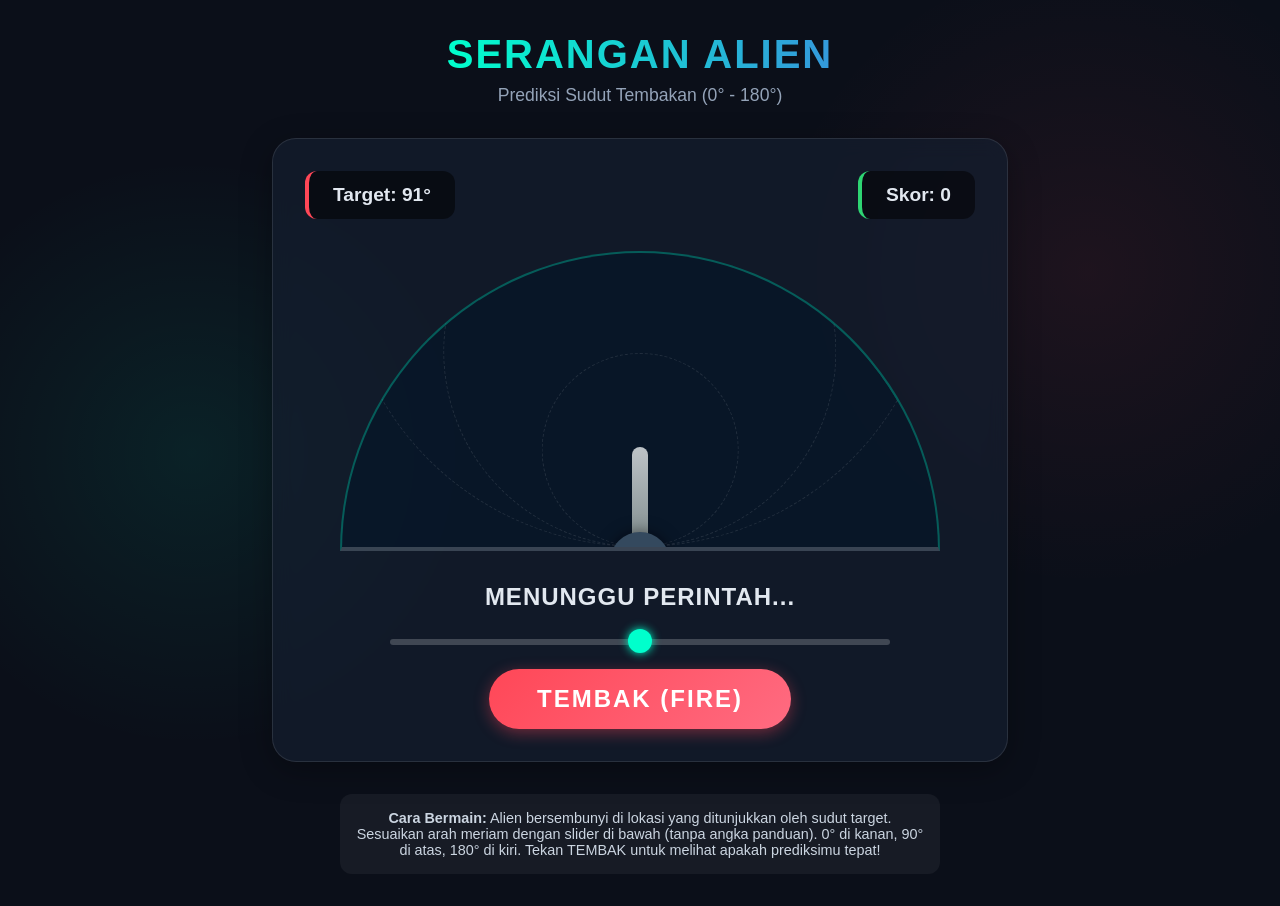
<file: sudut-v2/index - Copy.html>
<!DOCTYPE html>
<html lang="id">
<head>
    <meta charset="UTF-8">
    <meta name="viewport" content="width=device-width, initial-scale=1.0">
    <title>Prediksi Sudut: Serangan Alien</title>
    <style>
        :root {
            --bg-color: #0b0f19;
            --panel-bg: rgba(20, 30, 48, 0.7);
            --text-color: #e2e8f0;
            --accent-color: #00ffcc;
            --accent-hover: #00ccaa;
            --danger: #ff4757;
            --success: #2ed573;
        }

        * {
            box-sizing: border-box;
            margin: 0;
            padding: 0;
            font-family: 'Inter', 'Segoe UI', sans-serif;
        }

        body {
            background-color: var(--bg-color);
            background-image: 
                radial-gradient(circle at 15% 50%, rgba(0, 255, 204, 0.08), transparent 25%),
                radial-gradient(circle at 85% 30%, rgba(255, 71, 87, 0.08), transparent 25%);
            color: var(--text-color);
            min-height: 100vh;
            display: flex;
            flex-direction: column;
            align-items: center;
            justify-content: center;
            overflow: hidden;
        }

        .container {
            width: 100%;
            max-width: 800px;
            padding: 2rem;
            display: flex;
            flex-direction: column;
            align-items: center;
            gap: 2rem;
        }

        header {
            text-align: center;
        }

        h1 {
            font-size: 2.5rem;
            margin-bottom: 0.5rem;
            background: linear-gradient(90deg, #00ffcc, #3498db);
            -webkit-background-clip: text;
            -webkit-text-fill-color: transparent;
            text-transform: uppercase;
            letter-spacing: 2px;
        }

        p.subtitle {
            color: #94a3b8;
            font-size: 1.1rem;
        }

        .game-panel {
            background: var(--panel-bg);
            border-radius: 24px;
            padding: 2rem;
            width: 100%;
            box-shadow: 0 8px 32px rgba(0, 0, 0, 0.3);
            border: 1px solid rgba(255, 255, 255, 0.1);
            backdrop-filter: blur(10px);
            display: flex;
            flex-direction: column;
            align-items: center;
        }

        .hud {
            display: flex;
            justify-content: space-between;
            width: 100%;
            margin-bottom: 2rem;
            font-size: 1.2rem;
            font-weight: bold;
        }

        .target-info {
            background: rgba(0, 0, 0, 0.5);
            padding: 0.8rem 1.5rem;
            border-radius: 12px;
            border-left: 4px solid var(--danger);
            display: flex;
            align-items: center;
            gap: 10px;
        }

        .score-info {
            background: rgba(0, 0, 0, 0.5);
            padding: 0.8rem 1.5rem;
            border-radius: 12px;
            border-left: 4px solid var(--success);
        }

        .radar-container {
            position: relative;
            width: 600px;
            height: 300px; /* Semi-circle */
            background: rgba(0, 20, 40, 0.5);
            border-top-left-radius: 300px;
            border-top-right-radius: 300px;
            border: 2px solid rgba(0, 255, 204, 0.3);
            border-bottom: 4px solid rgba(255, 255, 255, 0.2);
            overflow: hidden;
            margin-bottom: 2rem;
        }

        /* Radar Grid */
        .radar-grid {
            position: absolute;
            bottom: 0;
            left: 50%;
            width: 100%;
            height: 200%;
            transform: translateX(-50%);
            border-radius: 50%;
            border: 1px dashed rgba(255, 255, 255, 0.1);
        }

        .radar-grid:nth-child(2) { width: 66%; height: 133%; }
        .radar-grid:nth-child(3) { width: 33%; height: 66%; }

        .cannon-base {
            position: absolute;
            bottom: -15px;
            left: 50%;
            transform: translateX(-50%);
            width: 60px;
            height: 30px;
            background: #34495e;
            border-top-left-radius: 30px;
            border-top-right-radius: 30px;
            z-index: 10;
            box-shadow: 0 0 15px rgba(0,0,0,0.5);
        }

        .cannon-barrel {
            position: absolute;
            bottom: 0;
            left: 50%;
            width: 16px;
            height: 100px;
            background: linear-gradient(to top, #7f8c8d, #bdc3c7);
            transform-origin: bottom center;
            transform: translateX(-50%) rotate(0deg);
            transition: transform 0.1s linear;
            border-radius: 8px;
            z-index: 9;
        }

        .laser {
            position: absolute;
            bottom: 0;
            left: 50%;
            width: 4px;
            height: 0;
            background: var(--accent-color);
            box-shadow: 0 0 10px var(--accent-color), 0 0 20px var(--accent-color);
            transform-origin: bottom center;
            transform: translateX(-50%) rotate(0deg);
            z-index: 8;
            opacity: 0;
            transition: height 0.2s ease-out, opacity 0.2s;
        }

        .alien {
            position: absolute;
            font-size: 2.5rem;
            transform: translate(-50%, 50%);
            z-index: 5;
            opacity: 0;
            transition: opacity 0.3s, transform 0.3s cubic-bezier(0.175, 0.885, 0.32, 1.275);
            text-shadow: 0 0 20px rgba(255, 71, 87, 0.8);
            filter: drop-shadow(0 0 10px rgba(255, 0, 0, 0.5));
        }

        .alien.show {
            opacity: 1;
            transform: translate(-50%, 50%) scale(1.2);
        }

        .explosion {
            position: absolute;
            font-size: 3rem;
            transform: translate(-50%, 50%);
            z-index: 6;
            opacity: 0;
            pointer-events: none;
        }

        .explosion.show {
            animation: explode 0.5s ease-out forwards;
        }

        @keyframes explode {
            0% { opacity: 1; transform: translate(-50%, 50%) scale(0.5); }
            50% { opacity: 1; transform: translate(-50%, 50%) scale(1.5); }
            100% { opacity: 0; transform: translate(-50%, 50%) scale(2); }
        }

        .controls {
            width: 100%;
            display: flex;
            flex-direction: column;
            align-items: center;
            gap: 1.5rem;
        }

        /* Slider */
        input[type=range] {
            -webkit-appearance: none;
            width: 100%;
            max-width: 500px;
            background: transparent;
        }

        input[type=range]::-webkit-slider-thumb {
            -webkit-appearance: none;
            height: 24px;
            width: 24px;
            border-radius: 50%;
            background: var(--accent-color);
            cursor: pointer;
            margin-top: -10px;
            box-shadow: 0 0 10px var(--accent-color);
        }

        input[type=range]::-webkit-slider-runnable-track {
            width: 100%;
            height: 6px;
            cursor: pointer;
            background: rgba(255, 255, 255, 0.2);
            border-radius: 3px;
        }

        input[type=range]:focus {
            outline: none;
        }

        .btn-fire {
            background: linear-gradient(135deg, #ff4757, #ff6b81);
            color: white;
            border: none;
            padding: 1rem 3rem;
            font-size: 1.5rem;
            font-weight: bold;
            border-radius: 50px;
            cursor: pointer;
            text-transform: uppercase;
            letter-spacing: 2px;
            box-shadow: 0 4px 15px rgba(255, 71, 87, 0.4);
            transition: transform 0.1s, box-shadow 0.1s;
        }

        .btn-fire:active {
            transform: scale(0.95);
            box-shadow: 0 2px 10px rgba(255, 71, 87, 0.4);
        }

        .btn-fire:disabled {
            background: #7f8c8d;
            box-shadow: none;
            cursor: not-allowed;
            transform: none;
        }

        .feedback {
            font-size: 1.5rem;
            font-weight: bold;
            min-height: 2rem;
            text-align: center;
            text-transform: uppercase;
            letter-spacing: 1px;
        }

        .success { color: var(--success); text-shadow: 0 0 10px rgba(46, 213, 115, 0.5); }
        .danger { color: var(--danger); text-shadow: 0 0 10px rgba(255, 71, 87, 0.5); }

        .instructions {
            background: rgba(255, 255, 255, 0.05);
            padding: 1rem;
            border-radius: 12px;
            font-size: 0.9rem;
            color: #cbd5e1;
            text-align: center;
            max-width: 600px;
        }

    </style>
</head>
<body>

    <div class="container">
        <header>
            <h1>Serangan Alien</h1>
            <p class="subtitle">Prediksi Sudut Tembakan (0° - 180°)</p>
        </header>

        <div class="game-panel">
            <div class="hud">
                <div class="target-info">
                    <span id="targetAngleText">Target: ???°</span>
                </div>
                <div class="score-info">
                    Skor: <span id="scoreText">0</span>
                </div>
            </div>

            <div class="radar-container" id="radar">
                <div class="radar-grid"></div>
                <div class="radar-grid"></div>
                <div class="radar-grid"></div>
                
                <!-- Alien -->
                <div class="alien" id="alien">👾</div>
                <div class="explosion" id="explosion">💥</div>

                <!-- Cannon -->
                <div class="cannon-base"></div>
                <div class="cannon-barrel" id="cannonBarrel"></div>
                <div class="laser" id="laser"></div>
            </div>

            <div class="controls">
                <div class="feedback" id="feedback">Siap menembak!</div>
                
                <!-- Slider without values -->
                <input type="range" id="angleSlider" min="0" max="180" value="90">
                
                <button class="btn-fire" id="fireBtn">Tembak (FIRE)</button>
            </div>
        </div>

        <div class="instructions">
            <strong>Cara Bermain:</strong> Alien bersembunyi di lokasi yang ditunjukkan oleh sudut target. Sesuaikan arah meriam dengan slider di bawah (tanpa angka panduan). 0° di kanan, 90° di atas, 180° di kiri. Tekan TEMBAK untuk melihat apakah prediksimu tepat!
        </div>
    </div>

    <script>
        const targetAngleText = document.getElementById('targetAngleText');
        const scoreText = document.getElementById('scoreText');
        const cannonBarrel = document.getElementById('cannonBarrel');
        const laser = document.getElementById('laser');
        const angleSlider = document.getElementById('angleSlider');
        const fireBtn = document.getElementById('fireBtn');
        const alien = document.getElementById('alien');
        const explosion = document.getElementById('explosion');
        const feedback = document.getElementById('feedback');
        const radar = document.getElementById('radar');

        let currentTargetAngle = 0;
        let score = 0;
        let isFiring = false;
        const TOLERANCE = 5; // Allowable error in degrees
        const RADIUS = 250; // Distance of alien from center bottom

        // Aliens emoji list
        const aliens = ['👾', '👽', '🛸', '☄️'];

        function initRound() {
            // Generate random angle between 10 and 170 to avoid extreme edges
            currentTargetAngle = Math.floor(Math.random() * 161) + 10;
            targetAngleText.textContent = `Target: ${currentTargetAngle}°`;
            
            // Hide alien
            alien.classList.remove('show');
            alien.style.opacity = '0';
            
            // Reset feedback
            feedback.textContent = "Menunggu perintah...";
            feedback.className = "feedback";
            
            // Pick random alien icon
            alien.textContent = aliens[Math.floor(Math.random() * aliens.length)];
            
            isFiring = false;
            fireBtn.disabled = false;
        }

        // Convert angle (0 right, 180 left) to CSS rotation (0 up, 90 right, -90 left)
        function getCSSRotation(angle) {
            // Slider 0 is right (which means +90deg in CSS from top)
            // Slider 90 is top (which means 0deg in CSS)
            // Slider 180 is left (which means -90deg in CSS)
            return 90 - angle;
        }

        // Update cannon visual on slider move
        angleSlider.addEventListener('input', (e) => {
            if (isFiring) return;
            const val = e.target.value;
            cannonBarrel.style.transform = `translateX(-50%) rotate(${getCSSRotation(val)}deg)`;
        });

        function calculatePosition(angleDeg) {
            // Angle 0 is positive X (right), Angle 90 is negative Y (up in standard coords, but radar is relative)
            // Center is at bottom 50%.
            const rad = angleDeg * (Math.PI / 180);
            const x = Math.cos(rad) * RADIUS;
            const y = Math.sin(rad) * RADIUS; // positive y is up in math, but in CSS we use bottom
            return { x, y };
        }

        function setElementPosition(el, x, y) {
            // x is relative to center 0. y is relative to bottom 0.
            el.style.left = `calc(50% + ${x}px)`;
            el.style.bottom = `${y}px`;
        }

        fireBtn.addEventListener('click', () => {
            if (isFiring) return;
            isFiring = true;
            fireBtn.disabled = true;

            const playerAngle = parseInt(angleSlider.value);
            const diff = Math.abs(playerAngle - currentTargetAngle);
            const hit = diff <= TOLERANCE;

            // Position alien physically
            const alienPos = calculatePosition(currentTargetAngle);
            setElementPosition(alien, alienPos.x, alienPos.y);
            setElementPosition(explosion, alienPos.x, alienPos.y);

            // Animate laser
            laser.style.transform = `translateX(-50%) rotate(${getCSSRotation(playerAngle)}deg)`;
            laser.style.height = `${RADIUS + 20}px`;
            laser.style.opacity = '1';

            // Show alien
            alien.classList.add('show');

            setTimeout(() => {
                // Check hit or miss
                if (hit) {
                    score += 10;
                    scoreText.textContent = score;
                    feedback.textContent = `Tepat Sasaran! (Prediksi: ${playerAngle}°, Target: ${currentTargetAngle}°)`;
                    feedback.className = "feedback success";
                    
                    // Explosion effect
                    alien.style.opacity = '0';
                    explosion.classList.add('show');
                    
                } else {
                    feedback.textContent = `Meleset! (Prediksi: ${playerAngle}°, Target: ${currentTargetAngle}°)`;
                    feedback.className = "feedback danger";
                }

                // Hide laser
                laser.style.opacity = '0';
                laser.style.height = '0';

                // Next round
                setTimeout(() => {
                    explosion.classList.remove('show');
                    initRound();
                }, 2500);

            }, 300); // Wait for laser animation
        });

        // Initialize first round
        initRound();
        
        // Initial cannon position
        cannonBarrel.style.transform = `translateX(-50%) rotate(${getCSSRotation(angleSlider.value)}deg)`;

    </script>
</body>
</html>
</file>
<file: snake/style.css>
body {
    background-color: #0a0a0a;
    color: #00ff00;
    font-family: 'Courier New', Courier, monospace;
    display: flex;
    flex-direction: column;
    align-items: center;
    justify-content: center;
    height: 100vh;
    margin: 0;
    text-shadow: 0 0 5px #00ff00, 0 0 10px #00ff00;
}

h1 {
    text-shadow: 0 0 10px #00ff00, 0 0 20px #00ff00;
}

.game-container {
    position: relative;
    border: 2px solid #00ff00;
    box-shadow: 0 0 15px #00ff00;
}

canvas {
    background-color: #000;
}

#score {
    position: absolute;
    top: 10px;
    left: 10px;
    font-size: 1.2em;
}

#gameOver {
    position: absolute;
    top: 50%;
    left: 50%;
    transform: translate(-50%, -50%);
    background-color: rgba(0, 0, 0, 0.8);
    padding: 20px;
    border: 1px solid #00ff00;
    box-shadow: 0 0 10px #00ff00;
    text-align: center;
}

#gameOver.hidden {
    display: none;
}

button {
    background-color: #00ff00;
    color: #000;
    border: none;
    padding: 10px 20px;
    font-size: 1em;
    cursor: pointer;
    box-shadow: 0 0 5px #00ff00;
    transition: background-color 0.3s, color 0.3s;
}

button:hover {
    background-color: #000;
    color: #00ff00;
    border: 1px solid #00ff00;
}
</file>
